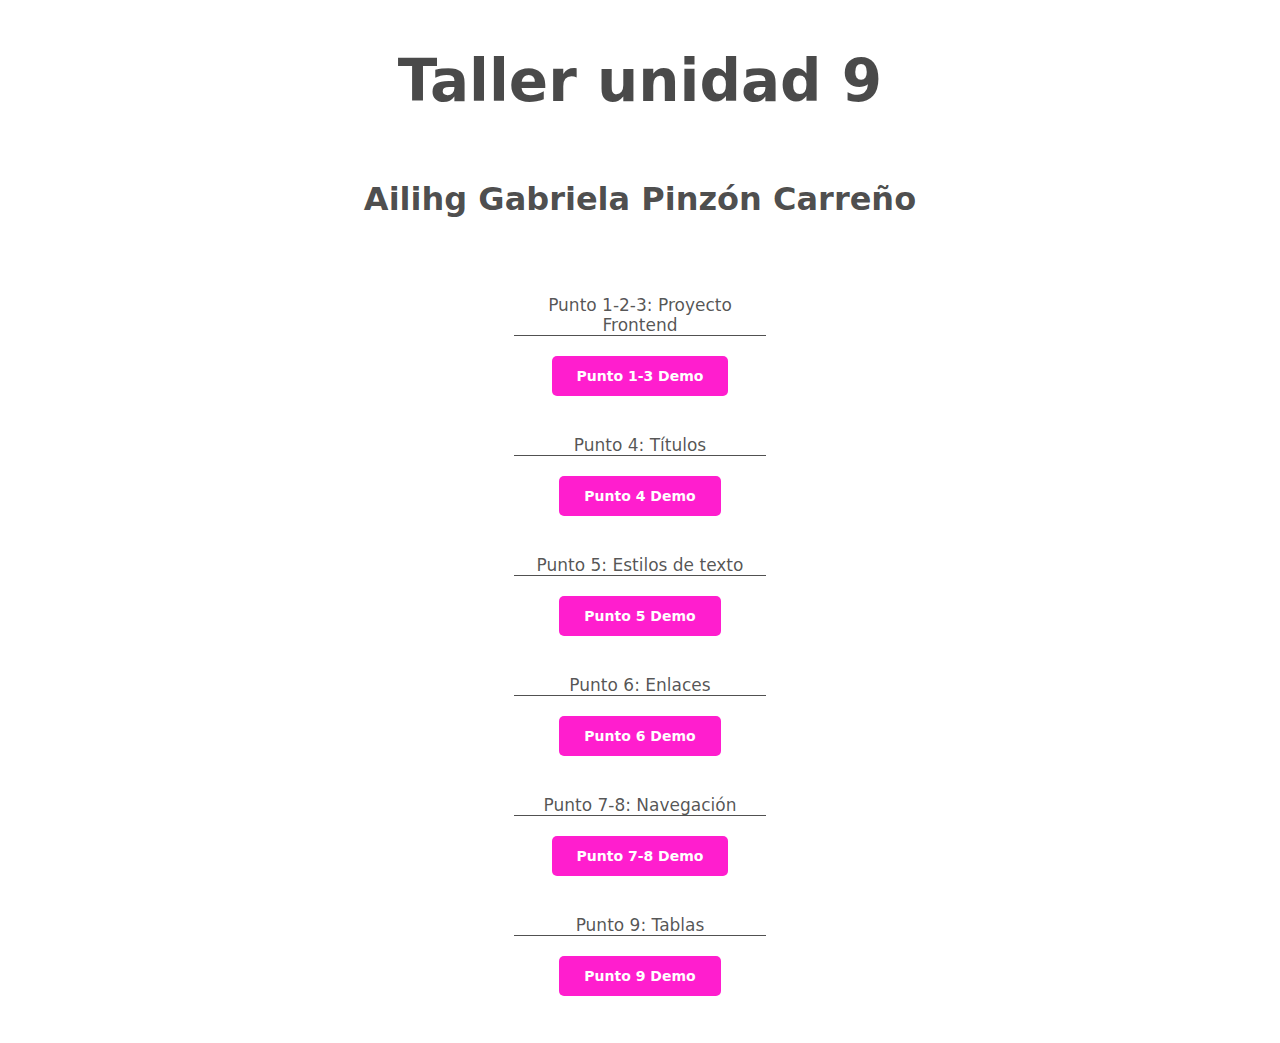
<file: index.html>
<!DOCTYPE html>
<html lang="en">

<head>
  <meta charset="UTF-8">
  <meta http-equiv="X-UA-Compatible" content="IE=edge">
  <meta name="viewport" content="width=device-width, initial-scale=1.0">
  <title>php example</title>
  <link rel="stylesheet" href="./Styles/Styles.css">
</head>

<body>
  <div>
    <h1> Taller unidad 9</h1>
    <h2>Ailihg Gabriela Pinzón Carreño</h2>
    <nav>
      <ul>
        <li>
          <p>
            Punto 1-2-3: Proyecto Frontend
          </p>
          <a href="PUNTO 1-3/index.html">
            Punto 1-3 Demo
          </a>
        </li>
        <li>
          <p>
            Punto 4: Títulos
          </p>
          <a href="PUNTO 4/index.html">
            Punto 4 Demo
          </a>
        </li>
        <li>
          <p>
            Punto 5: Estilos de texto
          </p>
          <a href="PUNTO 5/index.html">
            Punto 5 Demo
          </a>
        </li>
        <li>
          <p>
            Punto 6: Enlaces
          </p>
          <a href="PUNTO 6/index.html">
            Punto 6 Demo
          </a>
        </li>
        <li>
          <p>
            Punto 7-8: Navegación
          </p>
          <a href="PUNTO 7,8/index.html">
            Punto 7-8 Demo
          </a>
        </li>
        <li>
          <p>
            Punto 9: Tablas
          </p>
          <a href="PUNTO 9/index.html">
            Punto 9 Demo
          </a>
        </li>
      </ul>
    </nav>
  </div>
</body>

</html>
</file>
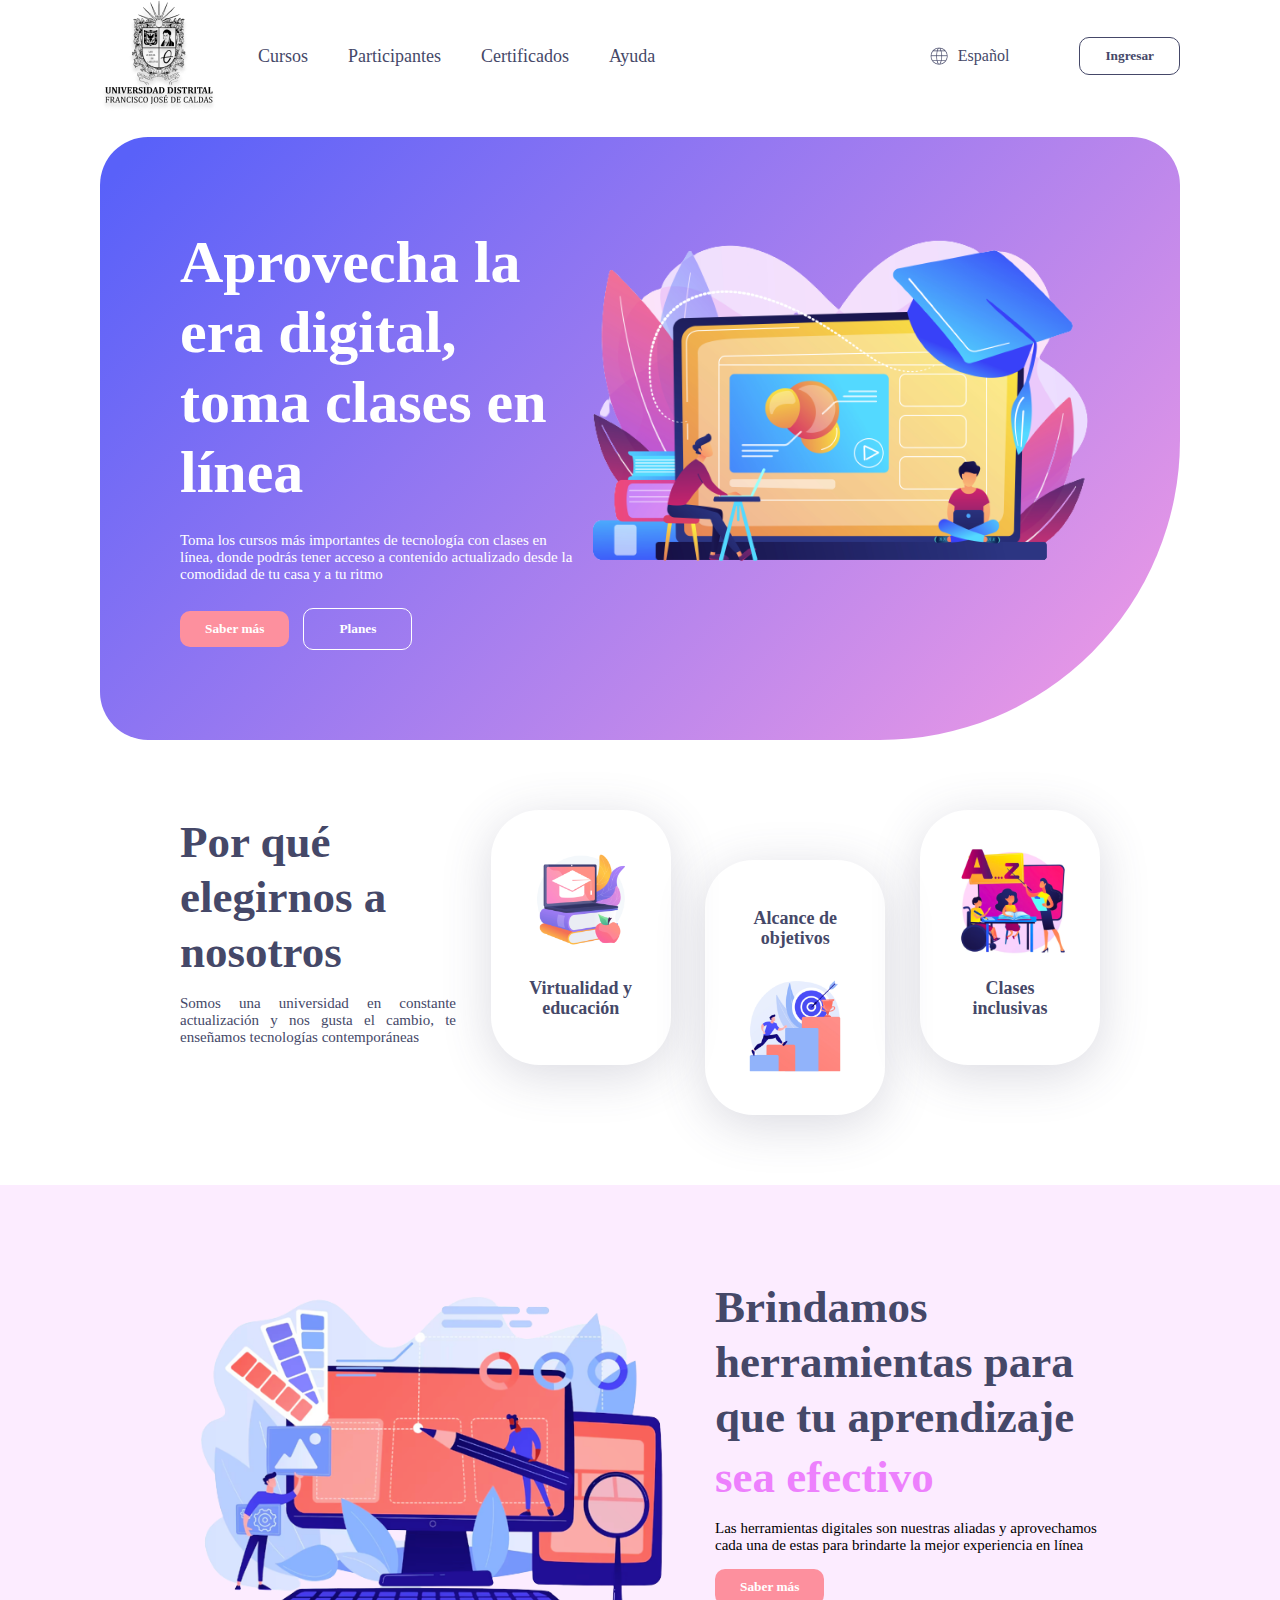
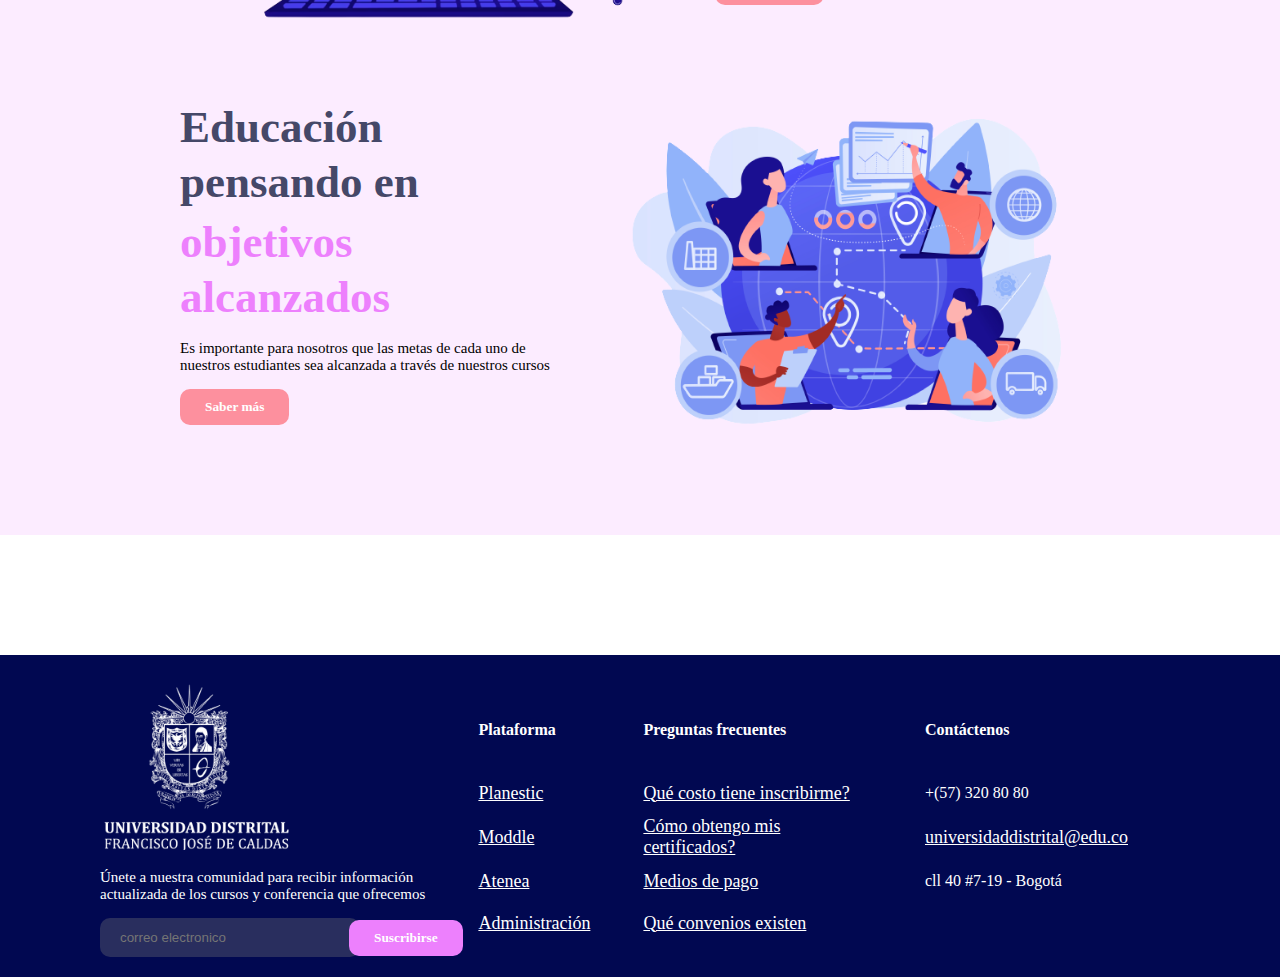
<file: PUNTO 1-3/Index.html>
<!DOCTYPE html>
<html lang="en">
<head>
    <meta charset="UTF-8">
    <meta name="viewport" content="width=device-width, initial-scale=1.0">
    <link rel="stylesheet" href="https://indestructibletype.com/fonts/Jost.css" type="text/css" charset="utf-8"/>
    <link rel="stylesheet" href="./Styles/General-styles.css">
    <link rel="stylesheet" href="./Styles/Header-styles.css">
    <link rel="stylesheet" href="./Styles/Banner-styles.css">
    <link rel="stylesheet" href="./Styles/Section-1-styles.css">
    <link rel="stylesheet" href="./Styles/Section-2-styles.css">
    <link rel="stylesheet" href="./Styles/Footer-styles.css">
    <title>UD Atenea Cursos</title>
</head>
<body>
    <header>
        <div class="header__navigation">
            <img src="./Public/Images/header-logo.png" alt="main-logo">
            <nav>
                <ul>
                    <li><a href="">Cursos</a></li>
                    <li><a href="">Participantes</a></li>
                    <li><a href="">Certificados</a></li>
                    <li><a href="">Ayuda</a></li>
                </ul>
            </nav>
        </div>
        <div class="header__settings">
            <div>
                <img src="./Public/Images/header-world.png" alt="World">
                <span>Español</span>
            </div>
            <button>Ingresar</button>
        
        </div>

    </header>
    <main>
        <section id="banner">
        <div>
        <div>
            <h1>Aprovecha la era digital, toma clases en línea</h1>
            <p>Toma los cursos más importantes de tecnología con clases en línea, donde podrás 
                tener acceso a contenido actualizado desde la comodidad de tu casa y a tu ritmo</p>
        </div>
        <div>
            <button class="button--orange">Saber más</button>
            <button class="button--white">Planes</button>
        </div>
        </div>
        <img src="./Public/Images/banner-online.png" 
         alt="banner" 
         width="550px" 
         height="350px"
        >
    </section>
        <section id="section-1">
          <div class="section-1_info">
            <h2>Por qué elegirnos a nosotros</h2>
            <p>Somos una universidad en constante actualización y nos gusta 
                el cambio, te enseñamos tecnologías contemporáneas</p>
          </div>
          <div class="section-1_card">
            <img src="./Public/Images/section1-education.png" 
            alt="education"
            width="120px"
            height="120px">
            <h3>Virtualidad y educación</h3>
            
          </div>
          <div class="section-1_card section-1__card-down">
            <h3>Alcance de objetivos</h3>
            <img src="./Public/Images/section1-goals.png" 
            alt="education"
            width="120px"
            height="120px">
          </div>
          <div class="section-1_card">
            <img src="./Public/Images/section1-teach.png" 
            alt="education"
            width="120px"
            height="120px">
            <h3>Clases inclusivas</h3>
          </div>
        </section>
        <section id="section-2">
            <div class="section-2_info">
                <img src="./Public/Images/section2-tools.png" 
                alt="tools"
                width="500px"
                height="350px"
                >
                <div>
                    <h2>Brindamos herramientas para que tu aprendizaje</h2>
                    <h2 class="section-2__sub-pink"> sea efectivo</h2>
                    <p>Las herramientas digitales son nuestras aliadas 
                        y aprovechamos cada una de estas para brindarte 
                        la mejor experiencia en línea</p>
                    <button class="button--orange">Saber más</button>
                </div>
            </div>
            <div class="section-2_info">
                <div>
                    <h2>Educación pensando en</h2>
                    <h2 class="section-2__sub-pink">objetivos alcanzados</h2>
                    <p>Es importante para nosotros que las metas de cada 
                       uno de nuestros estudiantes sea alcanzada a través de nuestros cursos</p>
                    <button class="button--orange">Saber más</button>
            </div>
            <img src="./Public/Images/section2-goals.png" 
            alt="tools"
            width="500px"
            height="350px"
            >
        </section>
    </main>  
    <footer id="footer">
        <div class="footer__info">
            <img src="./Public/Images/footer-logo.png" 
            alt="logo"
            width="200px"
            height="175px"
            >
            <div>
                <p>Únete a nuestra comunidad para recibir 
                    información actualizada de los cursos y 
                    conferencia que ofrecemos</p>
                <form>
                    <input 
                    type="email"
                    name="user_email"
                    placeholder="correo electronico"
                    >
                    <button class="button--pink">Suscribirse</button>
                </form>
            
            </div>
        </div>
        <div>
            <table>
                <tr>
                    <th>Plataforma</th>
                    <th>Preguntas frecuentes</th>
                    <th>Contáctenos</th>
                </tr>
                <tr>
                    <td><a href="">Planestic</a></td>
                    <td><a href="">Qué costo tiene inscribirme?</a></td>
                    <td>+(57) 320 80 80</td>
                </tr>
                <tr>
                    <td><a href="">Moddle</a></td>
                    <td><a href="">Cómo obtengo mis certificados?</a></td>
                    <td><a href="">universidaddistrital@edu.co</a></td>
                </tr>
                <tr>
                    <td><a href="">Atenea</a></td>
                    <td><a href="">Medios de pago</a></td>
                    <td>cll 40 #7-19 - Bogotá</td>
                </tr>
                <tr>
                    <td><a href="">Administración</a></td>
                    <td><a href="">Qué convenios existen</a></td>
                </tr>

            </table>
        </div>
    </footer> 
</body>
</html>
</file>
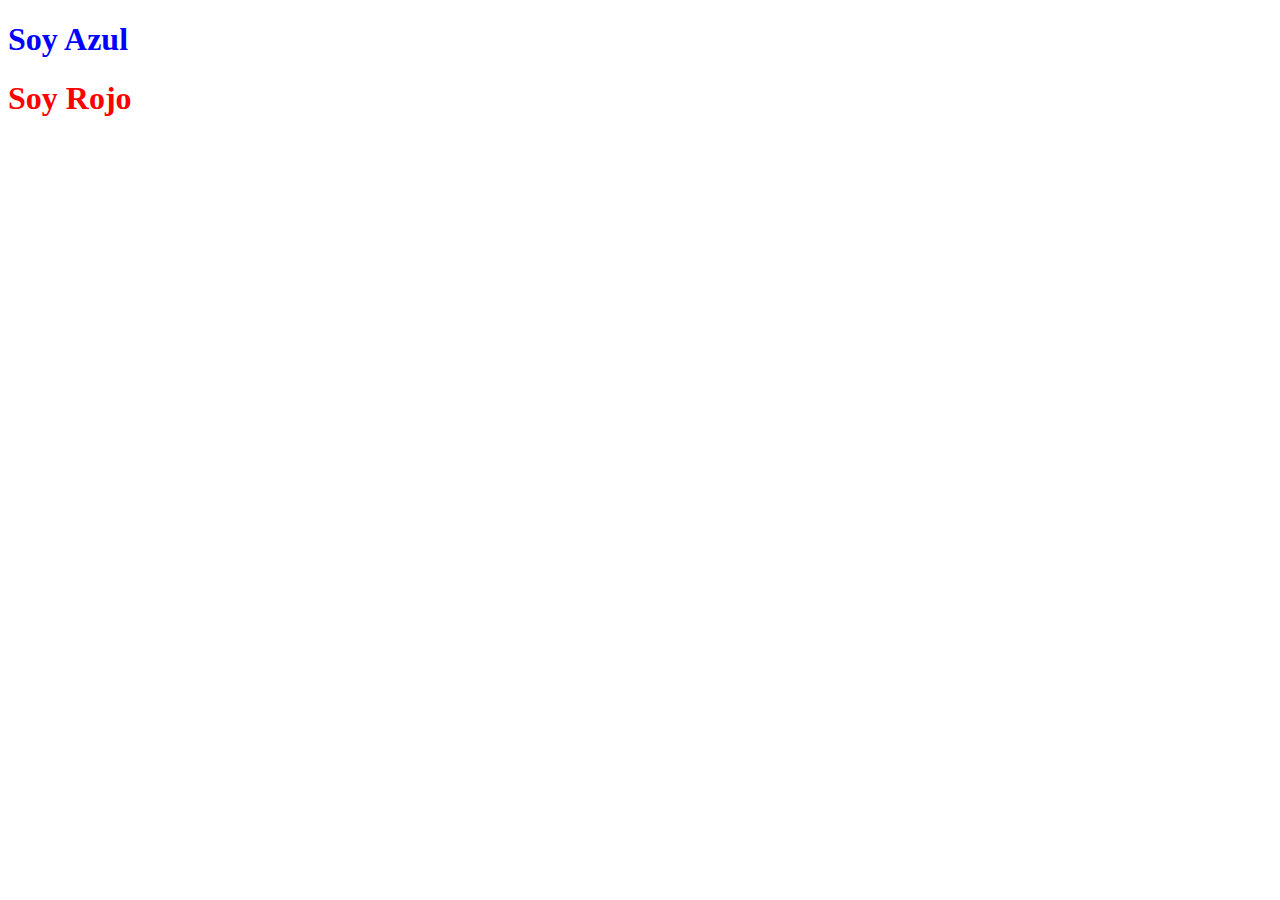
<file: PUNTO 4/Index.html>
<!DOCTYPE html>
<html lang="en">
<head>
    <meta charset="UTF-8">
    <meta name="viewport" content="width=device-width, initial-scale=1.0">
    <link rel="stylesheet" href="./Styles/styles.css">

    <title>Punto 4 taller</title>
</head>
<body>
    <div>
        <h1> Soy Azul </h1>
        <h1 class="section_red"> Soy Rojo </h1> 
    </div>
</body>
</html>
</file>
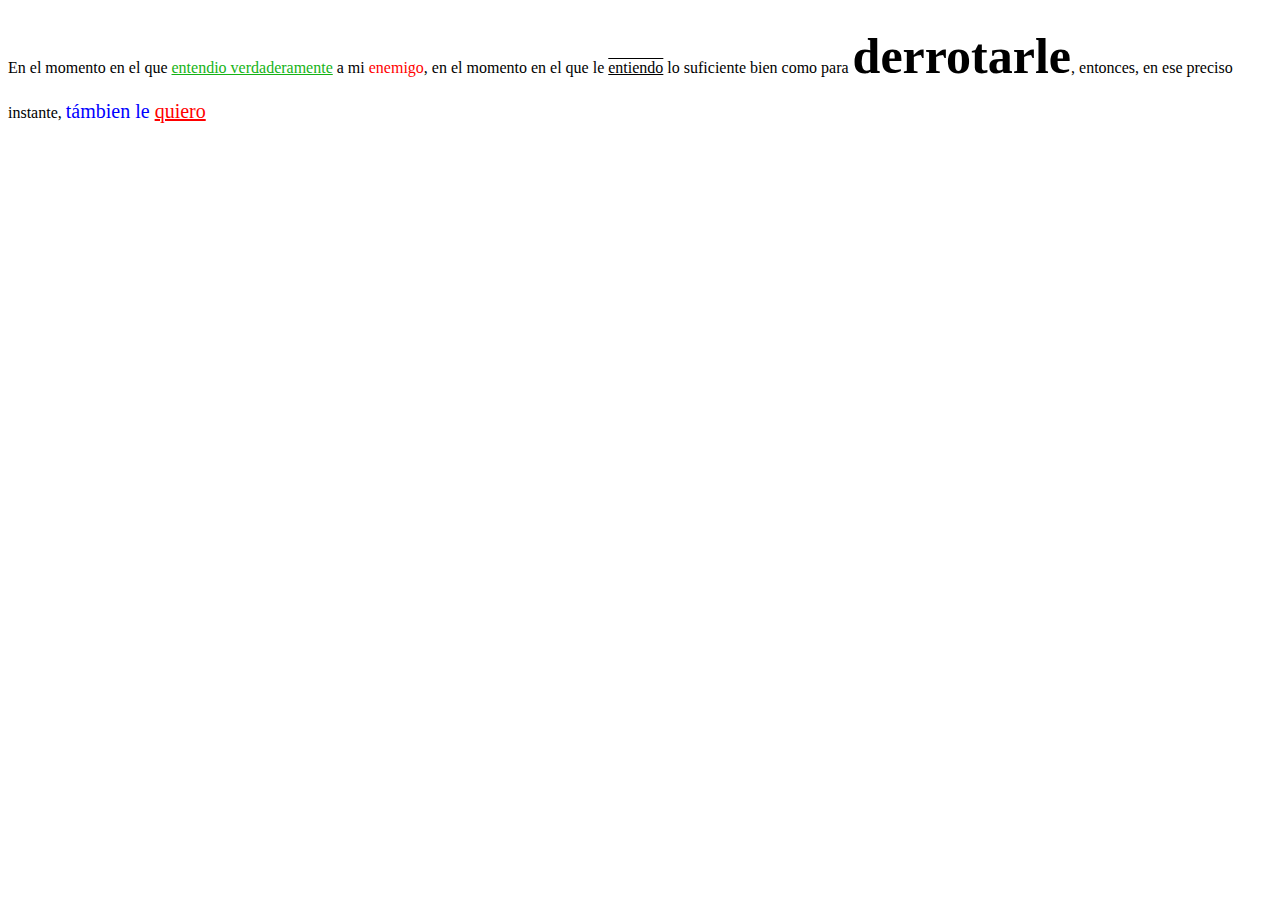
<file: PUNTO 5/Index.html>
<!DOCTYPE html>
<html lang="en">
<head>
    <meta charset="UTF-8">
    <meta name="viewport" content="width=device-width, initial-scale=1.0">
    <link rel="stylesheet" href="./Styles/Styles5.css">
    <title>Punto 5 taller</title>
</head>
<body>
    <div>
    <p>
        En el momento en el que 
        <span class="span_1"> <u>entendio verdaderamente</u> </span>
         a mi 
         <span class="span_2"> enemigo</span>,
          en el momento en el que le 
         <span class="span_3"> <u>entiendo</u></span> 
         lo suficiente bien como para
         <span class="span_4"> <b>derrotarle</b></span>, 
         entonces, en ese preciso instante,
         <span class="span_5_6">
         <span class="span_5"> támbien le </span> 
         <span class="span_6"> <u>quiero</u></span>
        </span>
    </p> 
    </div>
</body>
</html>
</file>
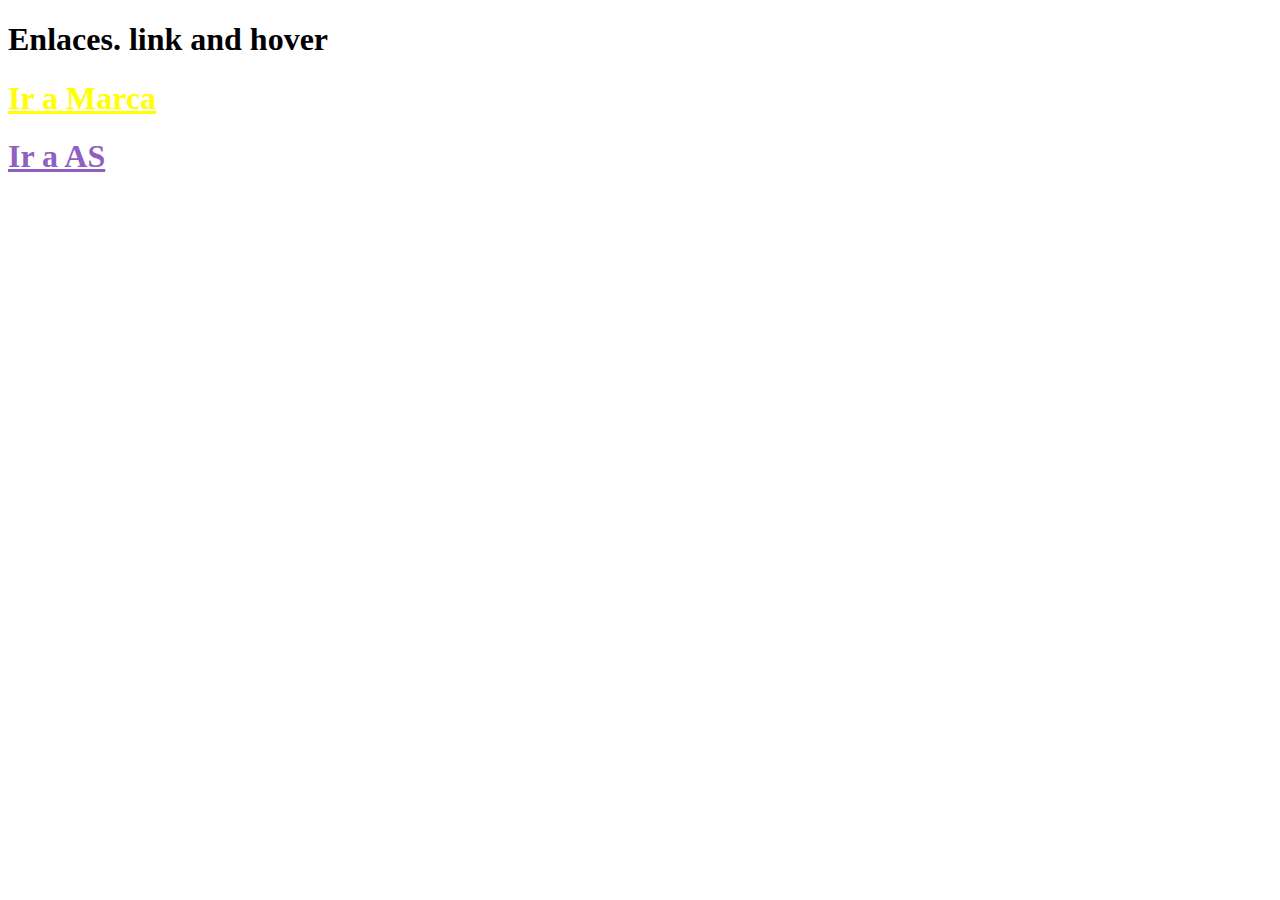
<file: PUNTO 6/Index.html>
<!DOCTYPE html>
<html lang="en">
<head>
    <meta charset="UTF-8">
    <meta name="viewport" content="width=device-width, initial-scale=1.0">
    <link rel="stylesheet" href="./Styles/Styles6.css">
    <title>Punto 6 taller</title>
</head>
<body>
    <h1>Enlaces. link and hover</h1>
    <h1 class="h1_1"><a href="https://www.marca.com/">Ir a Marca</a></h1>
    <h1 class="h1_2"><a href="https://colombia.as.com/">Ir a AS</a></h1>
</body>
</html>
</file>
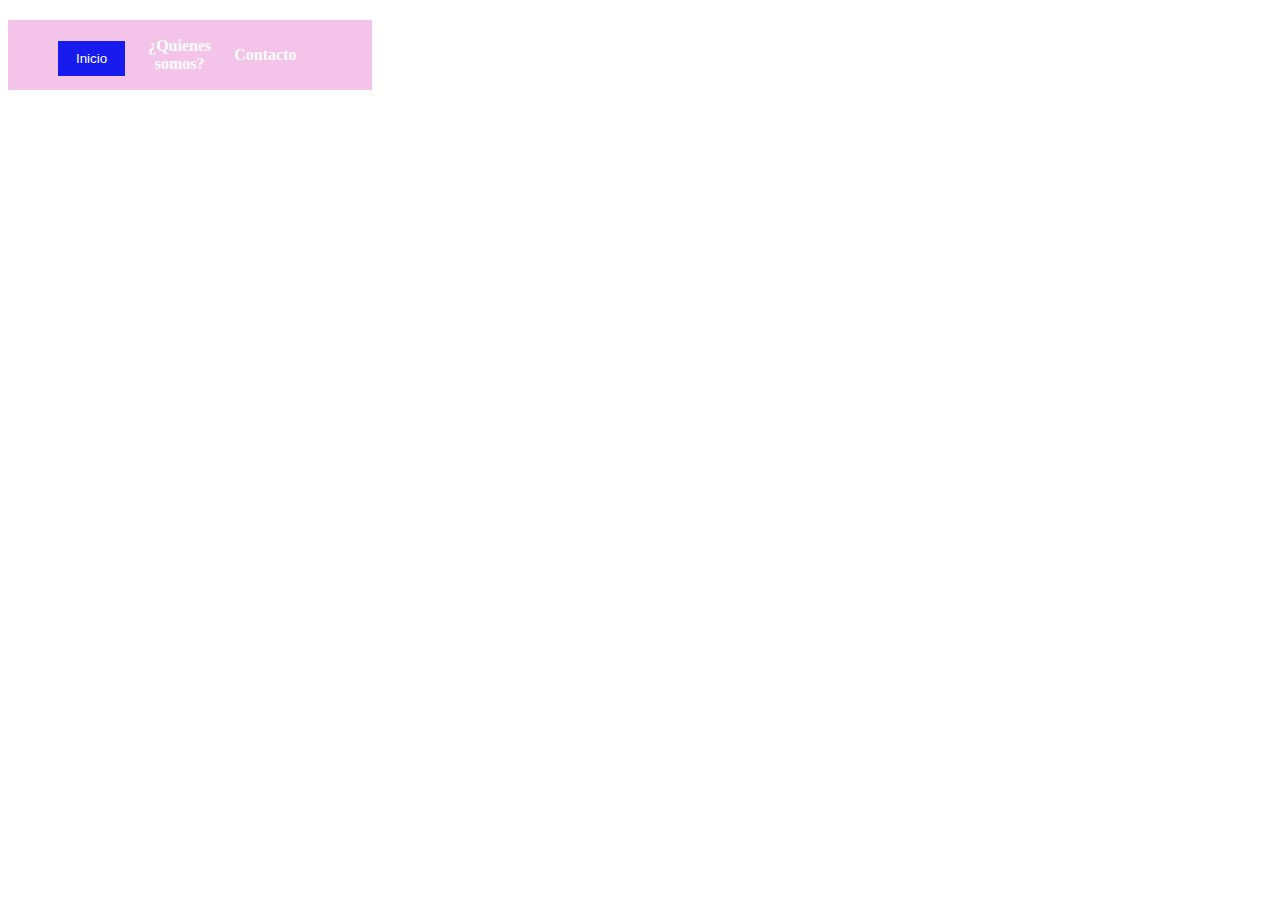
<file: PUNTO 7,8/Index.html>
<!DOCTYPE html>
<html lang="en">
<head>
    <meta charset="UTF-8">
    <meta name="viewport" content="width=device-width, initial-scale=1.0">
    <link rel="stylesheet" href="./Styles/Styles7.css">
    <title>Document</title>
</head>
<body>
    <main id="Info">
        <div class="información">
                    <button class="button--blue">Inicio</button>

        </div>

                <div>
                    <table class="Quien_1">
                        <tr>
                            <th>¿Quienes somos?</th>
                            <th class="Quien_2">Contacto</th>
                        </tr>
                    </table>
                </div>
    </main>
</body>
</html>
</file>
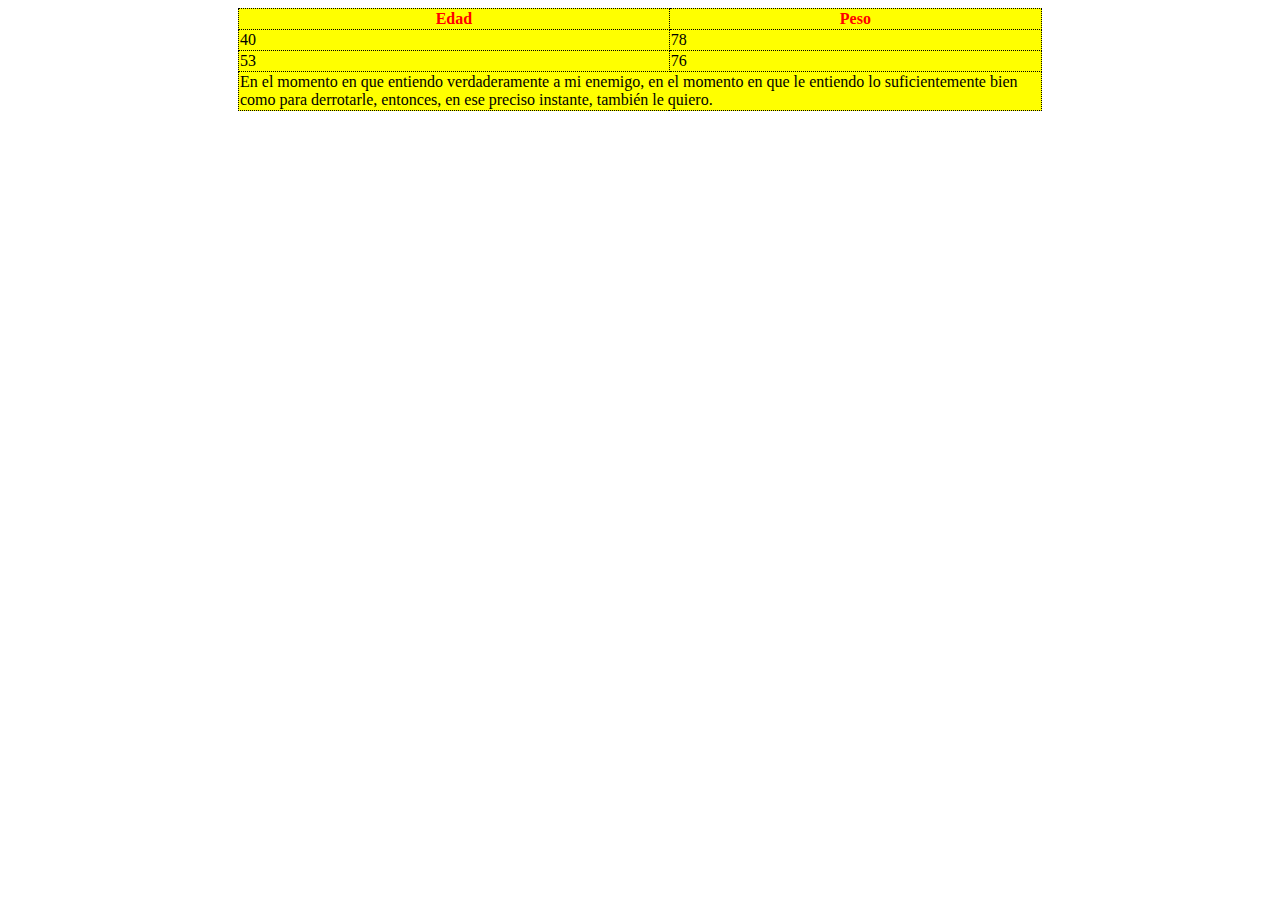
<file: PUNTO 9/Index.html>
<!DOCTYPE html>
<html lang="en">
<head>
    <meta charset="UTF-8">
    <meta name="viewport" content="width=device-width, initial-scale=1.0">
    <link rel="stylesheet" href="./Styles/Styles9.css">
    <title>Document</title>
</head>
<body>
    <table class="Edad_table">
            <tr>
                <td><p><b>Edad</b></p></td>
                <td><p><b>Peso</b></p></td>
            </tr>
            <tr>
                <td>40</td>
                <td>78</td>
            </tr>
            <tr>
                <td>53</td>
                <td>76</td>
            </tr>
                <tr> 
                    <td colspan="2"> <span>En el momento en que entiendo verdaderamente a  
                        mi enemigo, en el momento en que le entiendo lo 
                        suficientemente bien como para derrotarle, entonces, 
                        en ese preciso instante, también le quiero.</span>
                </tr>
            </tr>
    </table>
</body>
</html>
</file>
<file: Styles/Styles.css>
body {
    text-align: center;
    color: #000000b5;
    font-family: system-ui, -apple-system;
  }
  
  body,
  div {
    display: flex;
    justify-content: center;
    align-items: center;
  }
  
  div {
    flex-direction: column;
    width: 50%;
    height: 50%;
    text-align: center;
  }
  
  h1 {
    font-size: 58px;
  }
  
  h2 {
    font-size: 32px;
  }
  
  nav {
    width: 40%;
  }
  
  ul {
    padding: 0;
    text-align: center;
    list-style: none;
  }
  
  li {
    margin: 50px 0;
  }
  
  p {
    margin: 40px 0 30px;
    color: #000000ae;
    font-size: 17px;
    border-bottom: 1px solid;
  }
  
  a {
    padding: 12px 25px;
    color: #ffffff;
    background-color: #ff01c8e2;
    border: none;
    border-radius: 5px;
    font-family: system-ui, -apple-system;
    font-size: 14px;
    font-weight: bold;
    text-decoration: none;
    cursor: pointer;
  }
  
  a:hover {
    background-color: #ff01c8e2;
  }
</file>
<file: PUNTO 1-3/Styles/General-styles.css>
a {
    font-family: "Jost";
    font-size: 18px;

}

button {
    padding: 10px 25px;
    font-family: "Jost";
    font-weight: bold;
    border-radius: 10px;
    cursor: pointer;
}

.button--orange {
    margin-right: 10px;
    background-color: #fd909e;
    color: #fff;
    border: none;
}

h2{
    margin: 5px 0px;
    color: #454868;
    font-family: "Jost";
    font-size: 45px;
    line-height: 55px;
    letter-spacing: -0,64px;
}

p {
    font-family: "Jost";
    font-size: 15px;
    font-weight: 300;
}

body{
    margin: 0px;
}
</file>
<file: PUNTO 1-3/Styles/Header-styles.css>
header { 
    display: flex;
    justify-content: space-between;
    margin: 0px 100px;
}
.header__navigation {
    display: flex;
    align-items: center;

}
nav ul {
    display: flex;
    gap: 40px;
    list-style: none;
}

nav ul a {
    color: #454868;
    text-decoration: none;
}

.header__settings {
    display: flex;
    align-items: center;
    gap: 70px;
}

.header__settings div {
    display: flex;
    align-items: center;
    gap: 10px;
    font-family: "Jost";
    font-weight: 300;
    color: #454868;
}

.header__settings button {
    background-color: transparent;
    color:#454868;
    border: 1px solid #454868;
}
</file>
<file: PUNTO 1-3/Styles/Banner-styles.css>
#banner { 
    display: flex;
    padding: 90px 80px;
    margin: 25px 100px;
    background: linear-gradient(313.18deg, #EE9AE5 3.28%, #5961F9 97.04%);
    border-radius: 48px 48px 300px 48px;
}

h1 {
    margin: 0px;
    color: #fff;
    font-family: "Jost";
    font-size: 60px;
    font-weight: 600;
    line-height: 70px;
    letter-spacing: -0,64px;
}

#banner p{
    margin: 25px 0px;
    color: #fff;
}

.button--white{
    padding: 12px 35px;
    background-color: transparent;
    color: white;
    border: 1px solid #fff;
}
</file>
<file: PUNTO 1-3/Styles/Section-1-styles.css>
#section-1{
    display: flex;
    justify-content: space-between;
    margin: 50px 100px;
    padding: 20px 80px;
}
.section-1_info{
    width: 30%;
}
.section-1_info p{
    color: #454868;
    text-align: justify;
}
.section-1_card{
    display: flex;
    flex-direction: column;
    align-items: center;
    justify-content: space-between;
    width: min-content;

    height: 195px;
    padding: 30px;
    border-radius: 48px;
    box-shadow: 0px 10px 50px #45486833;
}

.section-1__card-down{
    margin-top: 50px;
}

.section-1_card h3{
    font-family: "Jost";
    color:#454868;
    font-size: 18px;
    line-height: 20px;
    letter-spacing: -0,64px;
    text-align: center;
}
</file>
<file: PUNTO 1-3/Styles/Section-2-styles.css>
#section-2{
    padding: 20px 180px;
    background-color: #ec80fd26;
}
.section-2_info{
    display: flex;
    gap: 35px;
    margin: 70px 0px;
}
.section-2__sub-pink{
    color: #ed80fd;
    
}
</file>
<file: PUNTO 1-3/Styles/Footer-styles.css>
#footer {
    display: flex;
    justify-content: space-between;
    align-items: center;

    margin-top: 120px;
    padding: 20px 100px;
    background-color: #010851;
    color: #fff;
}
.footer__info{
    width: 35%;
}
input {
    width: 220px;
    padding: 12px 20px;
    margin-right: -15px;
    border: none;
    border-radius: 10px;
    background-color: #45486899;

}

.button--pink{
    background-color: #ed80fd;
    color: #fff;
    border: none;
}

table {
    font-family: "Jost";
    text-align: left;
}

tr {
    height: 40px;
}

th {
    height: 80px;
}

td {
    padding-right: 50px;
}

td a {
    color: #fff;
}
</file>
<file: PUNTO 4/Styles/styles.css>
h1{
    color: blue;
}

.section_red{
    color: red;
}
</file>
<file: PUNTO 5/Styles/Styles5.css>
.span_1{
    color: rgb(22, 179, 22);
}
.span_2{
    color: red;
}
.span_3{
    text-decoration: underline;
    text-decoration: overline;
}

.span_4{
    font-size: 50px;
    line-height: 80px;
}
.span_5_6{
    font-size: 20px;
    line-height: 30px;  
}
.span_5{
    color: blue;
}
.span_6{
    color: red;
}
</file>
<file: PUNTO 6/Styles/Styles6.css>
.h1_1 a{
    color: yellow;
}
.h1_2 a{
    color: rgb(145, 95, 192);
}
</file>
<file: PUNTO 7,8/Styles/Styles7.css>
#Info{
    display: flex;
    justify-content:left;
    align-items: center;

    margin-top: 20px;
    margin-right: 900px;
    padding: 9px 50px;
    background-color: #f3c3e9;
    color: #fff;
}

.button--blue{
    background-color: #171bee;
    color: #fff;
    border: none;
    margin-top: 7px;
    padding: 10px 18px;
    cursor: pointer;
}

.Quien_1{

    padding: 5px 20px ;
}
.Quien_2{
    padding: 5px 20px;
}
</file>
<file: PUNTO 9/Styles/Styles9.css>
table{
    border: 1px dotted;
    border-collapse: collapse;
    margin: 0px 230px;
    background: yellow;
}

table td{
    border: 1px dotted;
}

p{
    margin: auto;
    text-align: center;
    color: red;
}

span{
    margin-right: 7%;
    text-decoration: none;
}
</file>
